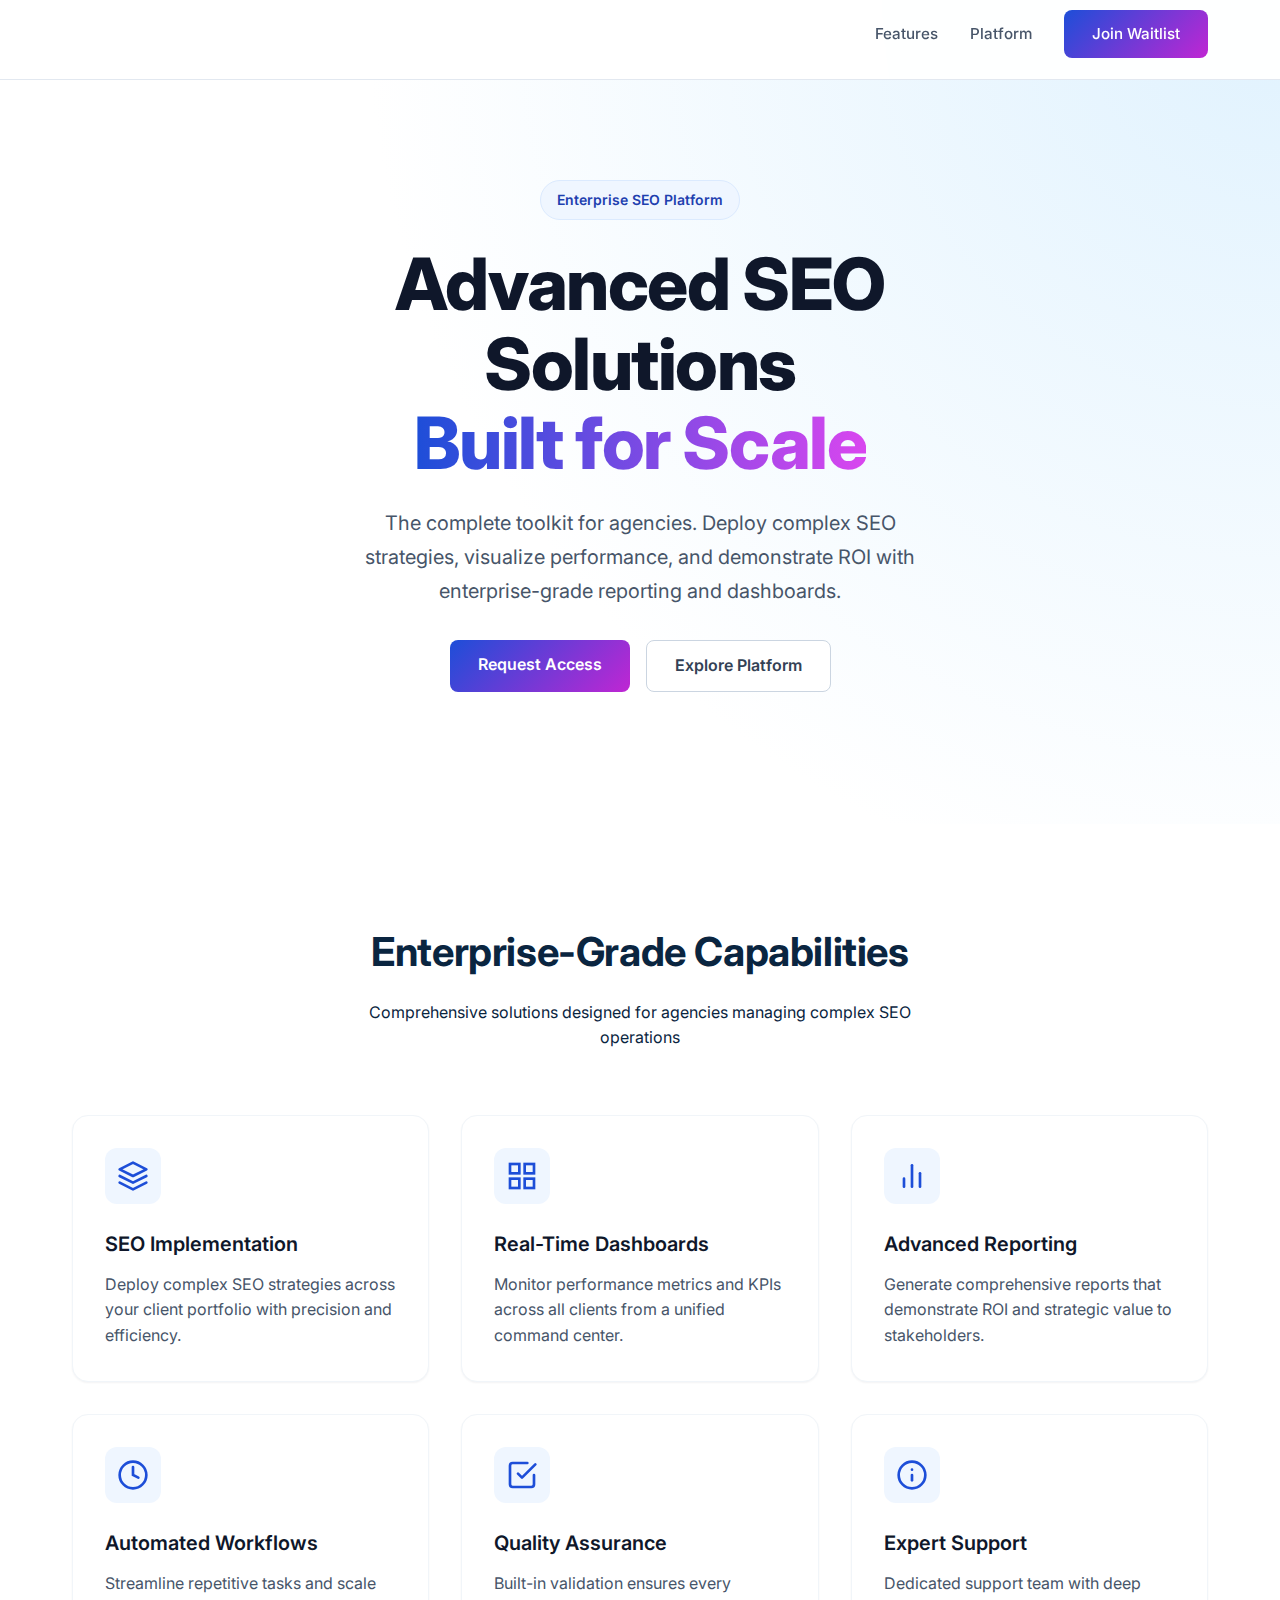
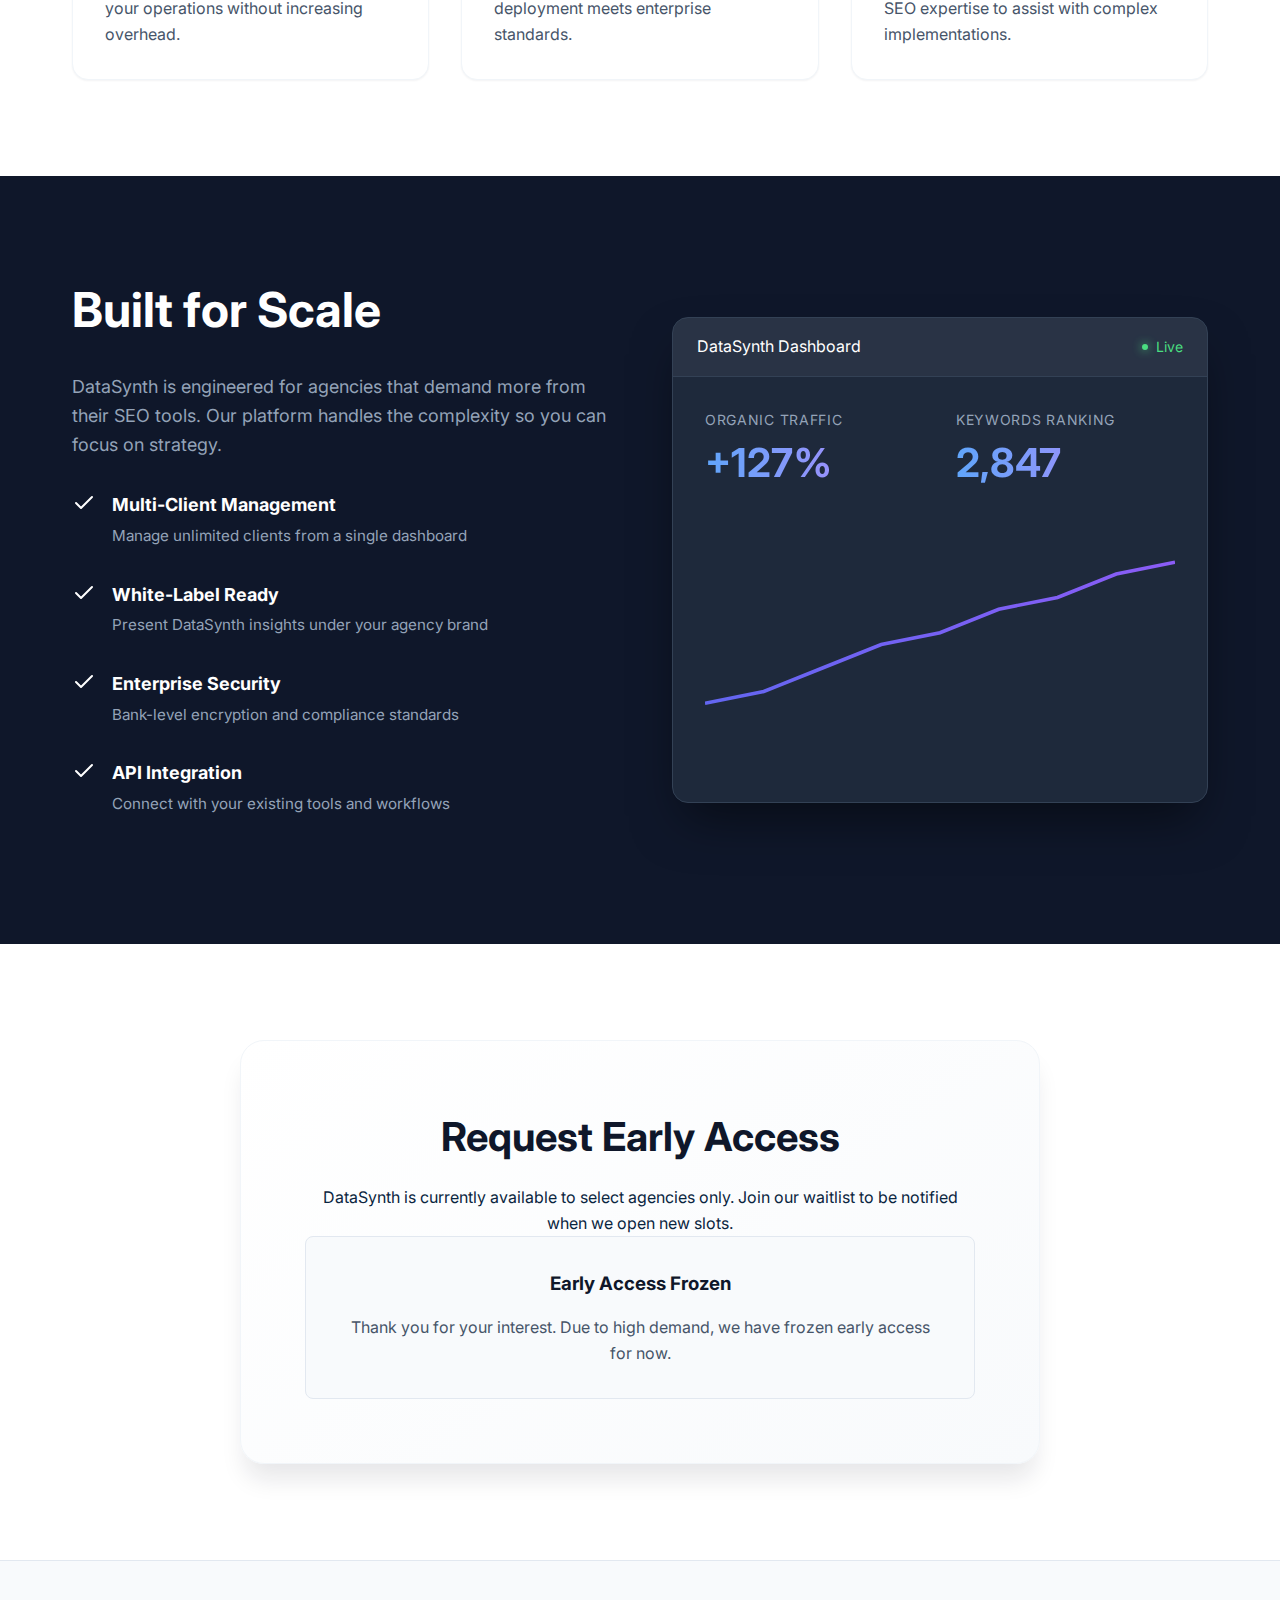
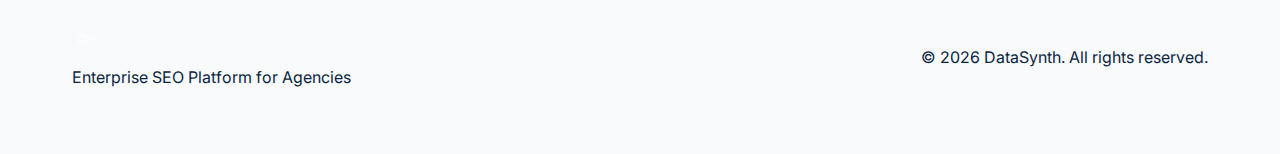
<file: index.html>
<!DOCTYPE html>
<html lang="en">

<head>
    <meta charset="UTF-8">
    <meta name="viewport" content="width=device-width, initial-scale=1.0">
    <title>DataSynth - Enterprise SEO Platform for Agencies</title>
    <meta name="description"
        content="DataSynth delivers comprehensive SEO solutions, dashboards, and reporting for agencies. Enterprise-grade tools for serious SEO professionals.">
    <link rel="stylesheet" href="styles.css">
    <link rel="preconnect" href="https://fonts.googleapis.com">
    <link rel="preconnect" href="https://fonts.gstatic.com" crossorigin>
    <link href="https://fonts.googleapis.com/css2?family=Inter:wght@300;400;500;600;700;800&display=swap"
        rel="stylesheet">
</head>

<body>
    <!-- Navigation -->
    <nav class="nav">
        <div class="container">
            <div class="nav-content">
                <div class="logo-container">
                    <img src="assets/plugin-logo.png" alt="DataSynth" class="logo-full">
                </div>
                <div class="nav-links">
                    <a href="#features">Features</a>
                    <a href="#platform">Platform</a>
                    <a href="#contact" style="color:white;" class="btn-primary">Join Waitlist</a>
                </div>
            </div>
        </div>
    </nav>

    <!-- Hero Section -->
    <section class="hero">
        <div class="hero-bg"></div>
        <div class="container">
            <div class="hero-content">
                <div class="hero-badge">Enterprise SEO Platform</div>
                <h1 class="hero-title">
                    Advanced SEO Solutions<br>
                    <span class="gradient-text">Built for Scale</span>
                </h1>
                <p class="hero-description">
                    The complete toolkit for agencies. Deploy complex SEO strategies, visualize performance, and
                    demonstrate ROI with enterprise-grade reporting and dashboards.
                </p>
                <div class="hero-actions">
                    <a href="#contact" class="btn-primary btn-large">Request Access</a>
                    <a href="#features" class="btn-secondary btn-large">Explore Platform</a>
                </div>
                <div class="hero-notice" style="display: none;">
                    <!-- Removed: Currently waitlist only - 14 agencies permitted this month -->
                </div>
            </div>
        </div>
    </section>

    <!-- Features Section -->
    <section id="features" class="features">
        <div class="container">
            <div class="section-header">
                <h2>Enterprise-Grade Capabilities</h2>
                <p>Comprehensive solutions designed for agencies managing complex SEO operations</p>
            </div>
            <div class="features-grid">
                <div class="feature-card">
                    <div class="feature-icon">
                        <svg width="32" height="32" viewBox="0 0 24 24" fill="none">
                            <path d="M12 2L2 7L12 12L22 7L12 2Z" stroke="currentColor" stroke-width="2"
                                stroke-linecap="round" stroke-linejoin="round" />
                            <path d="M2 17L12 22L22 17" stroke="currentColor" stroke-width="2" stroke-linecap="round"
                                stroke-linejoin="round" />
                            <path d="M2 12L12 17L22 12" stroke="currentColor" stroke-width="2" stroke-linecap="round"
                                stroke-linejoin="round" />
                        </svg>
                    </div>
                    <h3>SEO Implementation</h3>
                    <p>Deploy complex SEO strategies across your client portfolio with precision and efficiency.</p>
                </div>
                <div class="feature-card">
                    <div class="feature-icon">
                        <svg width="32" height="32" viewBox="0 0 24 24" fill="none">
                            <rect x="3" y="3" width="7" height="7" stroke="currentColor" stroke-width="2" />
                            <rect x="14" y="3" width="7" height="7" stroke="currentColor" stroke-width="2" />
                            <rect x="14" y="14" width="7" height="7" stroke="currentColor" stroke-width="2" />
                            <rect x="3" y="14" width="7" height="7" stroke="currentColor" stroke-width="2" />
                        </svg>
                    </div>
                    <h3>Real-Time Dashboards</h3>
                    <p>Monitor performance metrics and KPIs across all clients from a unified command center.</p>
                </div>
                <div class="feature-card">
                    <div class="feature-icon">
                        <svg width="32" height="32" viewBox="0 0 24 24" fill="none">
                            <path d="M18 20V10" stroke="currentColor" stroke-width="2" stroke-linecap="round" />
                            <path d="M12 20V4" stroke="currentColor" stroke-width="2" stroke-linecap="round" />
                            <path d="M6 20V14" stroke="currentColor" stroke-width="2" stroke-linecap="round" />
                        </svg>
                    </div>
                    <h3>Advanced Reporting</h3>
                    <p>Generate comprehensive reports that demonstrate ROI and strategic value to stakeholders.</p>
                </div>
                <div class="feature-card">
                    <div class="feature-icon">
                        <svg width="32" height="32" viewBox="0 0 24 24" fill="none">
                            <circle cx="12" cy="12" r="10" stroke="currentColor" stroke-width="2" />
                            <path d="M12 6V12L16 14" stroke="currentColor" stroke-width="2" stroke-linecap="round" />
                        </svg>
                    </div>
                    <h3>Automated Workflows</h3>
                    <p>Streamline repetitive tasks and scale your operations without increasing overhead.</p>
                </div>
                <div class="feature-card">
                    <div class="feature-icon">
                        <svg width="32" height="32" viewBox="0 0 24 24" fill="none">
                            <path d="M9 11L12 14L22 4" stroke="currentColor" stroke-width="2" stroke-linecap="round"
                                stroke-linejoin="round" />
                            <path
                                d="M21 12V19C21 20.1046 20.1046 21 19 21H5C3.89543 21 3 20.1046 3 19V5C3 3.89543 3.89543 3 5 3H16"
                                stroke="currentColor" stroke-width="2" stroke-linecap="round" stroke-linejoin="round" />
                        </svg>
                    </div>
                    <h3>Quality Assurance</h3>
                    <p>Built-in validation ensures every deployment meets enterprise standards.</p>
                </div>
                <div class="feature-card">
                    <div class="feature-icon">
                        <svg width="32" height="32" viewBox="0 0 24 24" fill="none">
                            <path
                                d="M12 22C17.5228 22 22 17.5228 22 12C22 6.47715 17.5228 2 12 2C6.47715 2 2 6.47715 2 12C2 17.5228 6.47715 22 12 22Z"
                                stroke="currentColor" stroke-width="2" />
                            <path d="M12 16V12" stroke="currentColor" stroke-width="2" stroke-linecap="round" />
                            <path d="M12 8H12.01" stroke="currentColor" stroke-width="2" stroke-linecap="round" />
                        </svg>
                    </div>
                    <h3>Expert Support</h3>
                    <p>Dedicated support team with deep SEO expertise to assist with complex implementations.</p>
                </div>
            </div>
        </div>
    </section>

    <!-- Platform Section -->
    <section id="platform" class="platform">
        <div class="container">
            <div class="platform-content">
                <div class="platform-text">
                    <h2>Built for Scale</h2>
                    <p class="platform-lead">
                        DataSynth is engineered for agencies that demand more from their SEO tools.
                        Our platform handles the complexity so you can focus on strategy.
                    </p>
                    <div class="platform-features">
                        <div class="platform-feature">
                            <svg width="24" height="24" viewBox="0 0 24 24" fill="none">
                                <path d="M20 6L9 17L4 12" stroke="currentColor" stroke-width="2" stroke-linecap="round"
                                    stroke-linejoin="round" />
                            </svg>
                            <div>
                                <h4>Multi-Client Management</h4>
                                <p>Manage unlimited clients from a single dashboard</p>
                            </div>
                        </div>
                        <div class="platform-feature">
                            <svg width="24" height="24" viewBox="0 0 24 24" fill="none">
                                <path d="M20 6L9 17L4 12" stroke="currentColor" stroke-width="2" stroke-linecap="round"
                                    stroke-linejoin="round" />
                            </svg>
                            <div>
                                <h4>White-Label Ready</h4>
                                <p>Present DataSynth insights under your agency brand</p>
                            </div>
                        </div>
                        <div class="platform-feature">
                            <svg width="24" height="24" viewBox="0 0 24 24" fill="none">
                                <path d="M20 6L9 17L4 12" stroke="currentColor" stroke-width="2" stroke-linecap="round"
                                    stroke-linejoin="round" />
                            </svg>
                            <div>
                                <h4>Enterprise Security</h4>
                                <p>Bank-level encryption and compliance standards</p>
                            </div>
                        </div>
                        <div class="platform-feature">
                            <svg width="24" height="24" viewBox="0 0 24 24" fill="none">
                                <path d="M20 6L9 17L4 12" stroke="currentColor" stroke-width="2" stroke-linecap="round"
                                    stroke-linejoin="round" />
                            </svg>
                            <div>
                                <h4>API Integration</h4>
                                <p>Connect with your existing tools and workflows</p>
                            </div>
                        </div>
                    </div>
                </div>
                <div class="platform-image">
                    <div class="platform-card">
                        <div class="platform-card-header">
                            <div class="platform-card-title">DataSynth Dashboard</div>
                            <div class="platform-card-status">Live</div>
                        </div>
                        <div class="platform-card-body">
                            <div class="metric-row">
                                <div class="metric">
                                    <div class="metric-label">Organic Traffic</div>
                                    <div class="metric-value">+127%</div>
                                </div>
                                <div class="metric">
                                    <div class="metric-label">Keywords Ranking</div>
                                    <div class="metric-value">2,847</div>
                                </div>
                            </div>
                            <div class="chart-placeholder">
                                <svg viewBox="0 0 400 200" class="chart">
                                    <polyline points="0,150 50,140 100,120 150,100 200,90 250,70 300,60 350,40 400,30"
                                        stroke="url(#gradient)" stroke-width="3" fill="none" />
                                    <defs>
                                        <linearGradient id="gradient" x1="0%" y1="0%" x2="100%" y2="0%">
                                            <stop offset="0%" style="stop-color:#6366f1;stop-opacity:1" />
                                            <stop offset="100%" style="stop-color:#8b5cf6;stop-opacity:1" />
                                        </linearGradient>
                                    </defs>
                                </svg>
                            </div>
                        </div>
                    </div>
                </div>
            </div>
        </div>
    </section>

    <!-- Waitlist Section -->
    <section id="contact" class="waitlist">
        <div class="container">
            <div class="waitlist-card">
                <div class="waitlist-content">
                    <h2>Request Early Access</h2>
                    <p>DataSynth is currently available to select agencies only. Join our waitlist to be notified when
                        we open new slots.</p>
                    <!-- Form Disabled -->
                    <div
                        style="text-align: center; padding: 2rem; background: var(--gray-50); border-radius: var(--border-radius); border: 1px solid var(--gray-200);">
                        <h3 style="color: var(--gray-900); margin-bottom: 1rem;">Early Access Frozen</h3>
                        <p style="color: var(--gray-600);">Thank you for your interest. Due to high demand, we have
                            frozen early access for now.</p>
                    </div>
                    <!--
                    <form class="waitlist-form" id="waitlistForm">
                        <div class="form-row">
                            <div class="form-group">
                                <label for="name">Name</label>
                                <input type="text" id="name" name="name" required placeholder="Your name">
                            </div>
                            <div class="form-group">
                                <label for="company">Agency Name</label>
                                <input type="text" id="company" name="company" required placeholder="Your agency">
                            </div>
                        </div>
                        <div class="form-row">
                            <div class="form-group">
                                <label for="email">Email</label>
                                <input type="email" id="email" name="email" required placeholder="your@email.com">
                            </div>
                            <div class="form-group">
                                <label for="clients">Number of Clients</label>
                                <input type="text" id="clients" name="clients" required placeholder="Number of clients">
                            </div>
                        </div>
                        <div class="form-group">
                            <label for="message">What SEO challenges are you facing?</label>
                            <textarea id="message" name="message" rows="4"
                                placeholder="Tell us about your needs..."></textarea>
                        </div>
                        <button type="submit" class="btn-primary btn-large btn-full">Join Waitlist</button>
                    </form>
                    -->
                </div>
            </div>
        </div>
    </section>

    <!-- Footer -->
    <footer class="footer">
        <div class="container">
            <div class="footer-content">
                <div class="footer-left">
                    <img src="assets/plugin-logo.png" alt="DataSynth" class="footer-logo">
                    <p class="footer-tagline">Enterprise SEO Platform for Agencies</p>
                </div>
                <div class="footer-right">
                    <div class="footer-text">
                        © <span id="year">2026</span> DataSynth. All rights reserved.
                    </div>
                </div>
            </div>
        </div>
    </footer>

    <script src="script.js"></script>
</body>

</html>
</file>
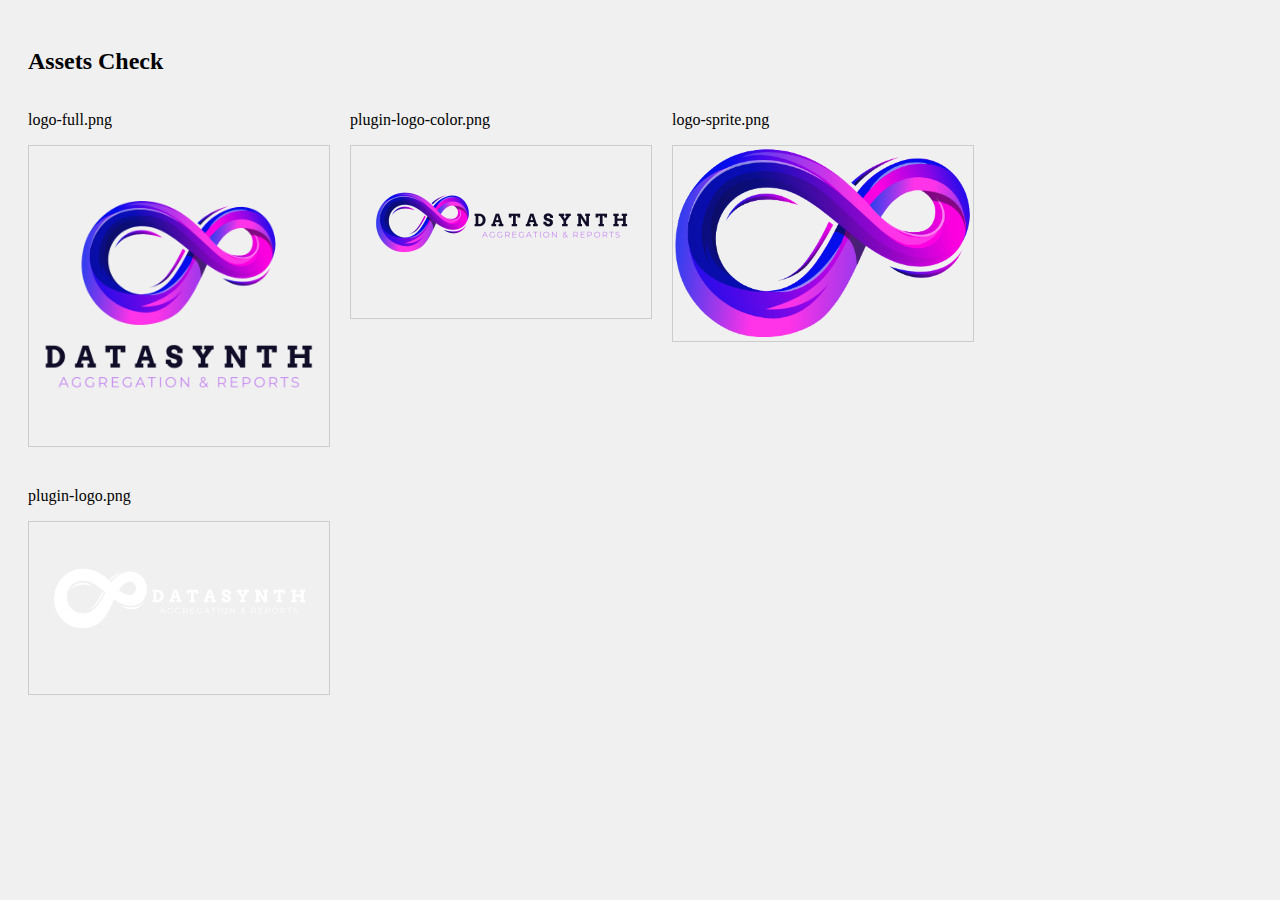
<file: check_assets.html>
<!DOCTYPE html>
<html>

<body style="background: #f0f0f0; padding: 20px;">
    <h2>Assets Check</h2>
    <div style="display: flex; gap: 20px; flex-wrap: wrap;">
        <div>
            <p>logo-full.png</p>
            <img src="assets/logo-full.png" style="max-width: 300px; border: 1px solid #ccc;">
        </div>
        <div>
            <p>plugin-logo-color.png</p>
            <img src="assets/plugin-logo-color.png" style="max-width: 300px; border: 1px solid #ccc;">
        </div>
        <div>
            <p>logo-sprite.png</p>
            <img src="assets/logo-sprite.png" style="max-width: 300px; border: 1px solid #ccc;">
        </div>
        <div>
            <p>plugin-logo.png</p>
            <img src="assets/plugin-logo.png" style="max-width: 300px; border: 1px solid #ccc;">
        </div>
    </div>
</body>

</html>
</file>
<file: styles.css>
:root {
    /* Brand Colors extracted from logo */
    --brand-blue: #0A2540;
    /* Dark Navy from text */
    --brand-royal: #2563EB;
    /* Royal Blue from icon */
    --brand-magenta: #D946EF;
    /* Magenta from icon */
    --brand-cyan: #06B6D4;
    /* Cyan highlight */

    /* Functional Palette */
    --primary-50: #eff6ff;
    --primary-100: #dbeafe;
    --primary-500: var(--brand-royal);
    --primary-600: #1d4ed8;
    --primary-700: #1e40af;

    --accent-500: var(--brand-magenta);
    --accent-600: #c026d3;

    --gray-50: #f8fafc;
    --gray-100: #f1f5f9;
    --gray-200: #e2e8f0;
    --gray-300: #cbd5e1;
    --gray-400: #94a3b8;
    --gray-500: #64748b;
    --gray-600: #475569;
    --gray-700: #334155;
    --gray-800: #1e293b;
    --gray-900: #0f172a;

    --text-main: var(--brand-blue);

    /* Spacing & Layout */
    --spacing-xs: 0.5rem;
    --spacing-sm: 0.75rem;
    --spacing-md: 1rem;
    --spacing-lg: 1.5rem;
    --spacing-xl: 2rem;
    --spacing-2xl: 3rem;
    --spacing-3xl: 4rem;
    --spacing-4xl: 6rem;

    --border-radius: 0.5rem;
    --border-radius-lg: 1rem;
    --border-radius-xl: 1.5rem;

    /* Typography */
    --font-heading: 'Inter', system-ui, sans-serif;
    --font-body: 'Inter', system-ui, sans-serif;

    /* Shadows */
    --shadow-sm: 0 1px 2px 0 rgba(15, 23, 42, 0.05);
    --shadow-md: 0 4px 6px -1px rgba(15, 23, 42, 0.1);
    --shadow-lg: 0 10px 15px -3px rgba(15, 23, 42, 0.1);
    --shadow-xl: 0 20px 25px -5px rgba(15, 23, 42, 0.1);
    --shadow-glow: 0 0 20px rgba(37, 99, 235, 0.2);
}

* {
    margin: 0;
    padding: 0;
    box-sizing: border-box;
}

html {
    scroll-behavior: smooth;
}

body {
    font-family: var(--font-body);
    color: var(--text-main);
    background: #ffffff;
    line-height: 1.6;
    overflow-x: hidden;
}

.container {
    max-width: 1200px;
    margin: 0 auto;
    padding: 0 var(--spacing-xl);
}

/* Navigation */
.nav {
    position: fixed;
    top: 0;
    left: 0;
    right: 0;
    background: rgba(255, 255, 255, 0.95);
    backdrop-filter: blur(8px);
    border-bottom: 1px solid var(--gray-200);
    z-index: 1000;
    height: 80px;
}

.nav-content {
    display: flex;
    justify-content: space-between;
    align-items: center;
    height: 100%;
}

.logo-full {
    height: 60px;
    width: auto;
}

.nav-links {
    display: flex;
    gap: var(--spacing-xl);
    align-items: center;
}

.nav-links a {
    text-decoration: none;
    color: var(--gray-600);
    font-weight: 500;
    font-size: 0.95rem;
    transition: color 0.2s;
}

.nav-links a:hover {
    color: var(--primary-600);
}

.btn-primary {
    background: linear-gradient(135deg, var(--primary-600), var(--accent-600));
    color: #ffffff;
    padding: 0.75rem 1.75rem;
    border-radius: var(--border-radius);
    text-decoration: none;
    font-weight: 600;
    border: none;
    cursor: pointer;
    transition: transform 0.2s, box-shadow 0.2s;
}

.btn-primary:hover {
    transform: translateY(-1px);
    box-shadow: 0 4px 12px rgba(37, 99, 235, 0.25);
}

.btn-secondary {
    background: white;
    color: var(--gray-700);
    padding: 0.75rem 1.75rem;
    border-radius: var(--border-radius);
    text-decoration: none;
    font-weight: 600;
    border: 1px solid var(--gray-300);
    transition: all 0.2s;
}

.btn-secondary:hover {
    border-color: var(--primary-500);
    color: var(--primary-600);
    background: var(--primary-50);
}

/* Hero Section */
.hero {
    padding: 180px 0 100px;
    position: relative;
    overflow: hidden;
    background: radial-gradient(circle at top right, #e0f2fe 0%, #ffffff 60%);
}

.hero-content {
    max-width: 800px;
    margin: 0 auto;
    text-align: center;
}

.hero-badge {
    display: inline-block;
    background: var(--primary-50);
    color: var(--primary-700);
    padding: 0.5rem 1rem;
    border-radius: 2rem;
    font-size: 0.875rem;
    font-weight: 600;
    margin-bottom: var(--spacing-lg);
    border: 1px solid var(--primary-100);
}

.hero-title {
    font-size: 4.5rem;
    line-height: 1.1;
    font-weight: 800;
    letter-spacing: -0.02em;
    margin-bottom: var(--spacing-lg);
    color: var(--gray-900);
}

.gradient-text {
    background: linear-gradient(to right, var(--primary-600), var(--accent-500));
    -webkit-background-clip: text;
    background-clip: text;
    -webkit-text-fill-color: transparent;
}

.hero-description {
    font-size: 1.25rem;
    line-height: 1.7;
    color: var(--gray-600);
    margin-bottom: var(--spacing-xl);
    max-width: 600px;
    margin-left: auto;
    margin-right: auto;
}

.hero-actions {
    display: flex;
    justify-content: center;
    gap: var(--spacing-md);
    margin-bottom: var(--spacing-xl);
}

.hero-notice {
    display: inline-flex;
    align-items: center;
    gap: 0.5rem;
    color: var(--gray-500);
    font-size: 0.9rem;
    background: var(--gray-50);
    padding: 0.5rem 1rem;
    border-radius: 2rem;
}

/* Features Section */
.features {
    padding: var(--spacing-4xl) 0;
}

.section-header {
    text-align: center;
    max-width: 600px;
    margin: 0 auto var(--spacing-3xl);
}

.section-header h2 {
    font-size: 2.5rem;
    font-weight: 700;
    margin-bottom: var(--spacing-md);
    letter-spacing: -0.01em;
}

.features-grid {
    display: grid;
    grid-template-columns: repeat(auto-fit, minmax(300px, 1fr));
    gap: var(--spacing-xl);
}

.feature-card {
    padding: var(--spacing-xl);
    border-radius: var(--border-radius-lg);
    background: white;
    border: 1px solid var(--gray-100);
    box-shadow: var(--shadow-sm);
    transition: all 0.3s ease;
}

.feature-card:hover {
    transform: translateY(-5px);
    box-shadow: var(--shadow-xl);
    border-color: var(--primary-100);
}

.feature-icon {
    width: 56px;
    height: 56px;
    background: var(--primary-50);
    color: var(--primary-600);
    border-radius: 12px;
    display: flex;
    align-items: center;
    justify-content: center;
    margin-bottom: var(--spacing-lg);
}

.feature-card h3 {
    font-size: 1.25rem;
    font-weight: 600;
    margin-bottom: var(--spacing-sm);
    color: var(--gray-900);
}

.feature-card p {
    color: var(--gray-600);
}

/* Platform Section */
.platform {
    padding: var(--spacing-4xl) 0;
    background: var(--gray-900);
    color: white;
}

.platform-content {
    display: grid;
    grid-template-columns: 1fr 1fr;
    gap: 4rem;
    align-items: center;
}

.platform h2 {
    font-size: 3rem;
    margin-bottom: var(--spacing-lg);
}

.platform-lead {
    color: var(--gray-400);
    font-size: 1.125rem;
    margin-bottom: var(--spacing-xl);
}

.platform-feature {
    display: flex;
    gap: 1rem;
    margin-bottom: 2rem;
}

.platform-feature h4 {
    font-size: 1.125rem;
    margin-bottom: 0.25rem;
}

.platform-feature p {
    color: var(--gray-400);
    font-size: 0.95rem;
}

.platform-card {
    background: var(--gray-800);
    border: 1px solid var(--gray-700);
    border-radius: var(--border-radius-lg);
    overflow: hidden;
    box-shadow: 0 25px 50px -12px rgba(0, 0, 0, 0.5);
}

.platform-card-header {
    background: rgba(255, 255, 255, 0.05);
    padding: 1rem 1.5rem;
    display: flex;
    justify-content: space-between;
    align-items: center;
    border-bottom: 1px solid var(--gray-700);
}

.platform-card-status {
    color: #4ade80;
    font-size: 0.875rem;
    display: flex;
    align-items: center;
    gap: 0.5rem;
}

.platform-card-status::before {
    content: '';
    width: 6px;
    height: 6px;
    background: currentColor;
    border-radius: 50%;
    box-shadow: 0 0 10px currentColor;
}

.platform-card-body {
    padding: 2rem;
}

.metric-row {
    display: grid;
    grid-template-columns: 1fr 1fr;
    gap: 2rem;
    margin-bottom: 2rem;
}

.metric-value {
    font-size: 2.5rem;
    font-weight: 700;
    background: linear-gradient(to right, #60a5fa, #c084fc);
    -webkit-background-clip: text;
    background-clip: text;
    -webkit-text-fill-color: transparent;
}

.metric-label {
    color: var(--gray-400);
    font-size: 0.875rem;
    text-transform: uppercase;
    letter-spacing: 0.05em;
}

/* Waitlist */
.waitlist {
    padding: var(--spacing-4xl) 0;
    background: #ffffff;
}

.waitlist-card {
    max-width: 800px;
    margin: 0 auto;
    background: linear-gradient(145deg, #ffffff, #f8fafc);
    border-radius: var(--border-radius-xl);
    padding: 4rem;
    box-shadow: var(--shadow-xl);
    border: 1px solid var(--gray-100);
    text-align: center;
}

.waitlist h2 {
    font-size: 2.5rem;
    margin-bottom: 1rem;
    color: var(--gray-900);
}

.waitlist-card>p {
    color: var(--gray-600);
    margin-bottom: 3rem;
}

.waitlist-form {
    text-align: left;
    display: flex;
    flex-direction: column;
    gap: 1.5rem;
}

.form-row {
    display: grid;
    grid-template-columns: 1fr 1fr;
    gap: 1.5rem;
}

.form-group label {
    display: block;
    font-size: 0.875rem;
    font-weight: 500;
    margin-bottom: 0.5rem;
    color: var(--gray-700);
}

.form-group input,
.form-group select,
.form-group textarea {
    width: 100%;
    padding: 0.75rem 1rem;
    border: 1px solid var(--gray-300);
    border-radius: var(--border-radius);
    font-family: inherit;
    transition: all 0.2s;
}

.form-group input:focus,
.form-group select:focus,
.form-group textarea:focus {
    outline: none;
    border-color: var(--primary-500);
    box-shadow: 0 0 0 3px var(--primary-100);
}

.btn-full {
    width: 100%;
}

/* Footer */
.footer {
    background: var(--gray-50);
    padding: 4rem 0;
    border-top: 1px solid var(--gray-200);
}

.footer-content {
    display: flex;
    justify-content: space-between;
    align-items: center;
}

.footer-logo {
    height: 32px;
    filter: grayscale(100%);
    opacity: 0.5;
}

/* Responsive */
@media (max-width: 768px) {
    .hero-title {
        font-size: 2.5rem;
    }

    .platform-content {
        grid-template-columns: 1fr;
    }

    .form-row {
        grid-template-columns: 1fr;
    }

    .nav-links a:not(.btn-primary) {
        display: none;
    }
}
</file>
